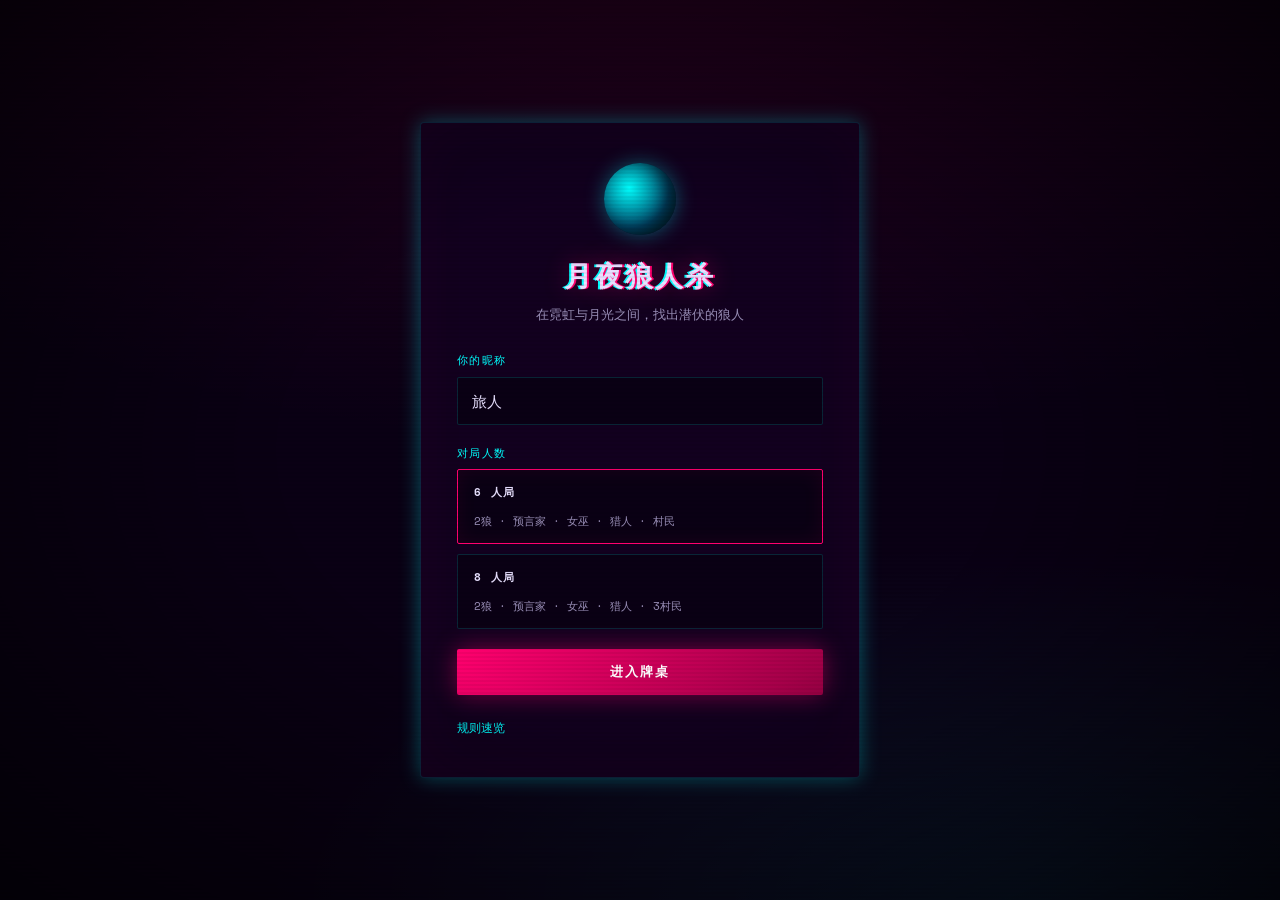
<file: index.html>
<!DOCTYPE html>
<html lang="zh-CN">
<head>
  <meta charset="UTF-8">
  <meta http-equiv="Cache-Control" content="no-cache, no-store, must-revalidate">
  <title>月夜狼人杀</title>
  <link rel="preconnect" href="https://fonts.googleapis.com">
  <link rel="preconnect" href="https://fonts.gstatic.com" crossorigin>
  <link href="https://fonts.googleapis.com/css2?family=Orbitron:wght@500;700;900&family=Space+Mono:wght@400;700&display=swap" rel="stylesheet">
  <link rel="stylesheet" href="css/style.css">
</head>
<body>
  <div class="scanlines" aria-hidden="true"></div>
  <div class="vignette" aria-hidden="true"></div>

  <!-- 大厅 -->
  <section id="screen-lobby" class="screen active">
    <div class="lobby-card">
      <div class="moon-emblem" aria-hidden="true">
        <div class="moon-core"></div>
      </div>
      <h1 class="title-glow">月夜狼人杀</h1>
      <p class="tagline">在霓虹与月光之间，找出潜伏的狼人</p>

      <form id="lobby-form" class="lobby-form">
        <label class="field">
          <span>你的昵称</span>
          <input id="player-name" type="text" maxlength="8" placeholder="输入昵称" required autocomplete="nickname">
        </label>

        <fieldset class="field">
          <legend>对局人数</legend>
          <div class="player-count-options">
            <label class="count-option">
              <input type="radio" name="player-count" value="6" checked>
              <span>6 人局</span>
              <small>2狼 · 预言家 · 女巫 · 猎人 · 村民</small>
            </label>
            <label class="count-option">
              <input type="radio" name="player-count" value="8">
              <span>8 人局</span>
              <small>2狼 · 预言家 · 女巫 · 猎人 · 3村民</small>
            </label>
          </div>
        </fieldset>

        <button type="submit" class="btn-primary">进入牌桌</button>
      </form>

      <details class="rules-hint">
        <summary>规则速览</summary>
        <ul>
          <li>夜晚：狼人刀人，预言家查验，女巫救/毒（各一次）</li>
          <li>白天：公布死亡，讨论后投票放逐</li>
          <li>猎人出局时可开枪带走一人</li>
          <li>狼人数量 ≥ 好人即狼胜；狼人全灭则好人胜</li>
        </ul>
      </details>
    </div>
  </section>

  <!-- 游戏主界面 -->
  <section id="screen-game" class="screen">
    <header class="game-header">
      <div class="phase-badge" id="phase-badge">
        <span class="phase-icon" id="phase-icon">🌙</span>
        <span id="phase-text">第 1 夜</span>
      </div>
      <div class="header-meta">
        <span id="round-label">回合 1</span>
        <button id="btn-fast" class="btn-ghost" type="button" aria-pressed="false" aria-label="切换加速模式">加速：关</button>
        <button id="btn-role" class="btn-ghost" type="button">查看身份</button>
        <button id="btn-restart" class="btn-ghost danger" type="button">结束对局</button>
      </div>
    </header>

    <p id="wolf-hint" class="wolf-hint" hidden></p>

    <main class="table-area">
      <div class="table-ring" id="player-ring"></div>
      <div class="table-center">
        <div class="center-orb"></div>
        <p id="center-hint" class="center-hint">等待夜晚行动…</p>
      </div>
    </main>

    <aside class="side-panel">
      <section class="panel-block">
        <h2>行动</h2>
        <div id="action-panel" class="action-panel">
          <p class="action-placeholder">游戏加载中…</p>
        </div>
      </section>
      <section id="seer-panel" class="panel-block" hidden>
        <h2>查验记录</h2>
        <ul id="seer-history" class="seer-history"></ul>
      </section>
      <section id="vote-panel" class="panel-block" hidden>
        <h2>本轮票型</h2>
        <ul id="vote-result" class="vote-result"></ul>
      </section>
      <section class="panel-block log-block">
        <h2>对局记录</h2>
        <ol id="game-log" class="game-log"></ol>
      </section>
    </aside>
  </section>

  <!-- 身份卡弹窗 -->
  <dialog id="role-dialog" class="modal">
    <div class="role-card" id="role-card">
      <p class="role-label">你的身份</p>
      <h2 id="role-name">村民</h2>
      <p id="role-desc" class="role-desc"></p>
      <button id="role-close" class="btn-primary" type="button">我知道了</button>
    </div>
  </dialog>

  <!-- 结算弹窗 -->
  <dialog id="result-dialog" class="modal">
    <div class="result-card">
      <p class="result-label" id="result-label">对局结束</p>
      <h2 id="result-title">好人阵营胜利</h2>
      <p id="result-detail" class="result-detail"></p>
      <ul id="role-reveal" class="role-reveal"></ul>
      <p id="result-meta" class="result-meta"></p>
      <div class="result-actions">
        <button id="btn-play-again" class="btn-primary" type="button">再来一局</button>
        <button id="btn-back-lobby" class="btn-secondary" type="button">返回大厅</button>
        <button id="btn-review-table" class="btn-ghost" type="button">查看牌桌</button>
      </div>
    </div>
  </dialog>

  <script src="js/constants.js?v=3"></script>
  <script src="js/game.js?v=3"></script>
  <script src="js/ui.js?v=3"></script>
  <script src="js/main.js?v=3"></script>
  <script>
    if (!window.GameEngine || !window.WerewolfUI) {
      document.addEventListener('DOMContentLoaded', function () {
        var card = document.querySelector('.lobby-card');
        if (!card) return;
        var tip = document.createElement('div');
        tip.className = 'load-error';
        tip.innerHTML = '<p><strong>游戏脚本加载失败</strong></p><p>请尝试：① 强制刷新（⌘⇧R）② 双击运行 <code>打开游戏.command</code> ③ 终端执行 <code>./start.sh</code></p>';
        card.prepend(tip);
      });
    }
  </script>
</body>
</html>
</file>
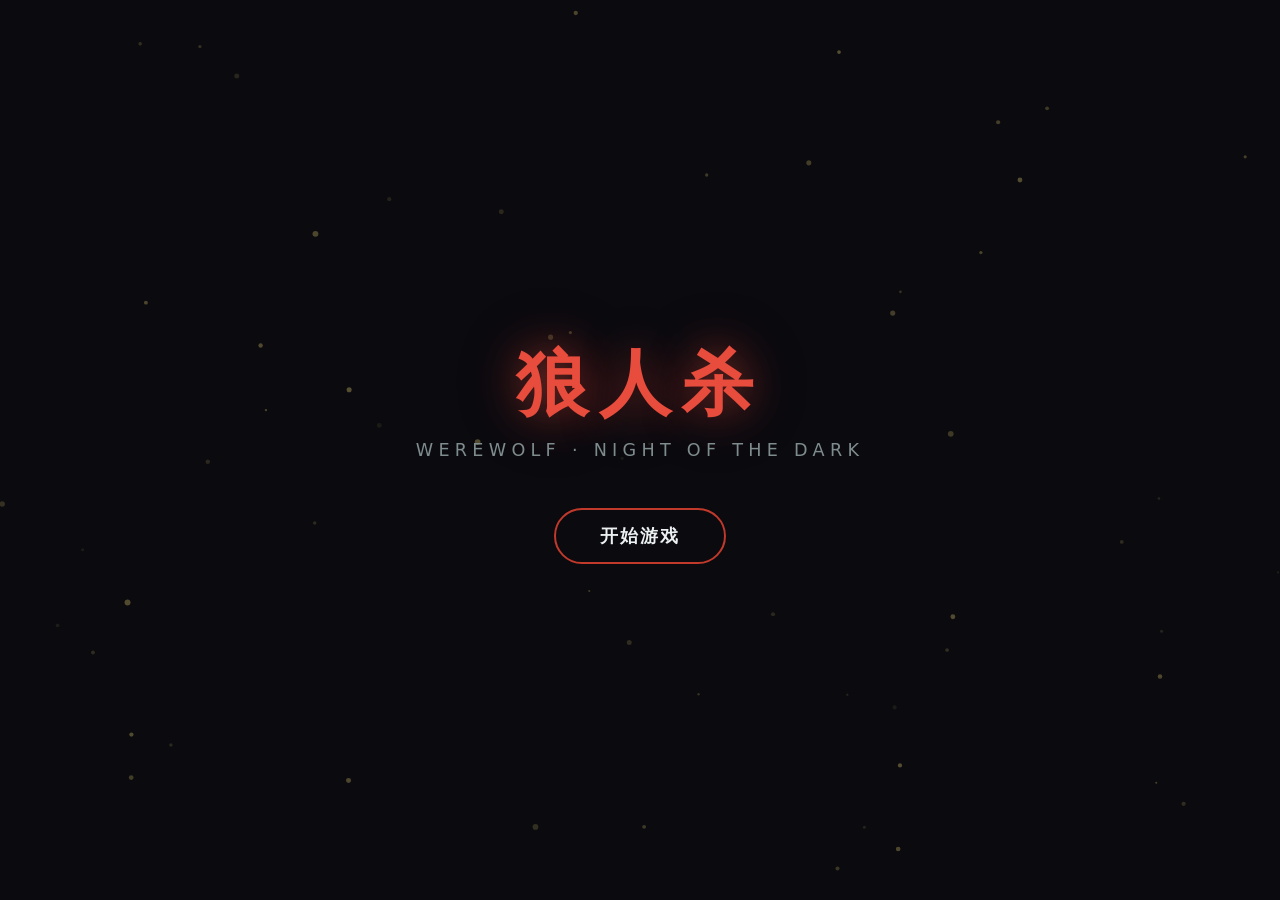
<file: 011-cc-狼人杀/index.html>
<!DOCTYPE html>
<html lang="zh-CN">
<head>
<meta charset="UTF-8">
<meta name="viewport" content="width=device-width, initial-scale=1.0">
<title>狼人杀</title>
<style>
*{margin:0;padding:0;box-sizing:border-box}
:root{
  --bg:#0a0a0f;--bg2:#12121a;--card:#1a1a2e;--card-hover:#252540;
  --red:#c0392b;--red-glow:#e74c3c;--gold:#f1c40f;--blue:#3498db;
  --green:#2ecc71;--purple:#9b59b6;--orange:#e67e22;
  --text:#ecf0f1;--text-dim:#7f8c8d;--border:#2c2c3e;
  --wolf:#e74c3c;--seer:#3498db;--witch:#9b59b6;--hunter:#e67e22;--villager:#2ecc71;
}
html,body{width:100%;height:100%;overflow:hidden}
body{
  background:var(--bg);color:var(--text);
  font-family:'Segoe UI',system-ui,-apple-system,sans-serif;
  display:flex;justify-content:center;align-items:center;
}

/* ─── 背景粒子 ─── */
#particles{position:fixed;top:0;left:0;width:100%;height:100%;z-index:0;pointer-events:none}

/* ─── 屏幕容器 ─── */
.screen{
  position:absolute;top:0;left:0;width:100%;height:100%;
  display:flex;justify-content:center;align-items:center;
  flex-direction:column;z-index:1;
  transition:opacity .6s,transform .6s;
}
.screen.hidden{opacity:0;transform:scale(.95);pointer-events:none}
.screen.visible{opacity:1;transform:scale(1);pointer-events:auto}

/* ─── 开始屏幕 ─── */
#start-screen .title{
  font-size:4.5rem;font-weight:900;
  color:var(--red-glow);text-shadow:0 0 40px rgba(231,76,60,.5),0 0 80px rgba(231,76,60,.2);
  letter-spacing:.15em;margin-bottom:.5rem;
}
#start-screen .subtitle{
  font-size:1.1rem;color:var(--text-dim);letter-spacing:.3em;margin-bottom:3rem;
}
.btn{
  padding:.9rem 2.8rem;border:2px solid var(--red);border-radius:50px;
  background:transparent;color:var(--text);font-size:1.1rem;font-weight:600;
  cursor:pointer;transition:all .3s;letter-spacing:.1em;
  position:relative;overflow:hidden;
}
.btn:hover{
  background:var(--red);box-shadow:0 0 30px rgba(231,76,60,.4);
  transform:translateY(-2px);
}
.btn:active{transform:translateY(0)}
.btn-small{padding:.5rem 1.5rem;font-size:.85rem}
.btn-gold{border-color:var(--gold);color:var(--gold)}
.btn-gold:hover{background:var(--gold);color:var(--bg)}
.btn-blue{border-color:var(--blue);color:var(--blue)}
.btn-blue:hover{background:var(--blue);color:var(--bg)}
.btn-green{border-color:var(--green);color:var(--green)}
.btn-green:hover{background:var(--green);color:var(--bg)}
.btn-purple{border-color:var(--purple);color:var(--purple)}
.btn-purple:hover{background:var(--purple);color:var(--bg)}

/* ─── 游戏屏幕 ─── */
#game-screen{padding:1rem}

/* ─── 阶段指示器 ─── */
.phase-bar{
  position:absolute;top:1rem;left:50%;transform:translateX(-50%);
  display:flex;align-items:center;gap:1rem;z-index:10;
}
.phase-icon{
  width:3rem;height:3rem;border-radius:50%;
  display:flex;justify-content:center;align-items:center;font-size:1.5rem;
  transition:all .5s;
}
.phase-icon.night{background:linear-gradient(135deg,#1a1a3e,#2c2c5e);border:2px solid #4a4a7e}
.phase-icon.day{background:linear-gradient(135deg,#f39c12,#e67e22);border:2px solid #f1c40f}
.phase-label{
  font-size:1.3rem;font-weight:700;letter-spacing:.2em;
  transition:color .5s;
}
.phase-label.night{color:var(--blue)}
.phase-label.day{color:var(--gold)}
.day-counter{
  font-size:.9rem;color:var(--text-dim);
  background:var(--bg2);padding:.3rem .8rem;border-radius:20px;border:1px solid var(--border);
}

/* ─── 环形座位 ─── */
.seat-ring{
  position:relative;width:520px;height:520px;
  margin-top:4rem;
}
.seat{
  position:absolute;width:100px;height:120px;
  display:flex;flex-direction:column;align-items:center;justify-content:center;
  background:var(--card);border:2px solid var(--border);border-radius:12px;
  cursor:pointer;transition:all .3s;z-index:2;
}
.seat:hover:not(.dead){background:var(--card-hover);transform:scale(1.05)}
.seat.is-me{border-color:var(--gold);box-shadow:0 0 15px rgba(241,196,15,.3)}
.seat.dead{
  opacity:.4;cursor:default;border-color:#555;
  background:linear-gradient(135deg,#1a1a1a,#222);
}
.seat.dead .avatar{filter:grayscale(1)}
.seat.dead::after{
  content:'💀';position:absolute;font-size:2rem;top:50%;left:50%;
  transform:translate(-50%,-50%);z-index:3;
}
.seat.selected{border-color:var(--red-glow);box-shadow:0 0 20px rgba(231,76,60,.5)}
.seat.wolf-seat{border-color:var(--wolf)}
.seat.seer-seat{border-color:var(--seer)}
.seat.witch-seat{border-color:var(--witch)}
.seat.hunter-seat{border-color:var(--hunter)}

.avatar{
  width:50px;height:50px;border-radius:50%;
  background:linear-gradient(135deg,var(--bg2),var(--card));
  display:flex;justify-content:center;align-items:center;
  font-size:1.6rem;margin-bottom:.3rem;border:2px solid var(--border);
}
.seat-number{font-size:.7rem;color:var(--text-dim);margin-bottom:.1rem}
.player-name{font-size:.75rem;font-weight:600;color:var(--text)}
.role-badge{
  font-size:.6rem;padding:.1rem .4rem;border-radius:8px;margin-top:.2rem;
  display:none;
}
.seat.is-me .role-badge,.seat.dead .role-badge,.seat.revealed .role-badge{display:block}
.role-badge.wolf{background:var(--wolf);color:#fff}
.role-badge.seer{background:var(--seer);color:#fff}
.role-badge.witch{background:var(--witch);color:#fff}
.role-badge.hunter{background:var(--hunter);color:#fff}
.role-badge.villager{background:var(--villager);color:#fff}
.role-badge.hidden-role{background:var(--border);color:var(--text-dim)}

/* ─── 中央信息面板 ─── */
.center-panel{
  position:absolute;top:50%;left:50%;transform:translate(-50%,-50%);
  width:180px;height:180px;border-radius:50%;
  background:var(--bg2);border:3px solid var(--border);
  display:flex;flex-direction:column;justify-content:center;align-items:center;
  z-index:3;transition:all .8s;
}
.center-panel.night-mode{
  border-color:#4a4a7e;
  background:linear-gradient(135deg,#0a0a1e,#1a1a3e);
  box-shadow:0 0 30px rgba(52,152,219,.2);
}
.center-panel.day-mode{
  border-color:var(--gold);
  background:linear-gradient(135deg,#1a1a0a,#2a2a1a);
  box-shadow:0 0 30px rgba(241,196,15,.2);
}
.center-icon{font-size:2.5rem;transition:all .5s}
.center-text{font-size:.8rem;color:var(--text-dim);margin-top:.3rem;text-align:center;line-height:1.3}

/* ─── 操作面板 ─── */
.action-panel{
  position:absolute;bottom:2rem;left:50%;transform:translateX(-50%);
  display:flex;flex-direction:column;align-items:center;gap:.8rem;
  z-index:10;width:90%;max-width:600px;
}
.action-title{
  font-size:1rem;font-weight:600;color:var(--gold);
  text-align:center;min-height:1.5rem;
}
.action-buttons{display:flex;gap:.8rem;justify-content:center;flex-wrap:wrap}
.action-hint{
  font-size:.8rem;color:var(--text-dim);text-align:center;
  min-height:1.2rem;
}

/* ─── 消息面板 ─── */
.msg-panel{
  position:absolute;right:1.5rem;top:5rem;width:280px;
  background:var(--bg2);border:1px solid var(--border);border-radius:12px;
  padding:.8rem;z-index:10;max-height:400px;overflow-y:auto;
}
.msg-panel::-webkit-scrollbar{width:4px}
.msg-panel::-webkit-scrollbar-thumb{background:var(--border);border-radius:2px}
.msg-title{font-size:.85rem;font-weight:600;color:var(--gold);margin-bottom:.5rem}
.msg-item{
  font-size:.75rem;color:var(--text-dim);padding:.3rem 0;
  border-bottom:1px solid var(--border);line-height:1.4;
}
.msg-item .speaker{color:var(--text);font-weight:600}
.msg-item .wolf-msg{color:var(--wolf)}
.msg-item .seer-msg{color:var(--seer)}
.msg-item .witch-msg{color:var(--witch)}
.msg-item .hunter-msg{color:var(--hunter)}

/* ─── 角色揭示 ─── */
.role-reveal{
  position:fixed;top:0;left:0;width:100%;height:100%;z-index:100;
  background:rgba(0,0,0,.85);display:flex;justify-content:center;align-items:center;
  flex-direction:column;
}
.role-reveal.hidden{display:none}
.role-card{
  width:200px;height:260px;border-radius:16px;
  display:flex;flex-direction:column;justify-content:center;align-items:center;
  animation:cardFlip .8s ease;
}
.role-card .role-icon{font-size:3.5rem;margin-bottom:1rem}
.role-card .role-name{font-size:1.5rem;font-weight:700;margin-bottom:.5rem}
.role-card .role-desc{font-size:.8rem;color:var(--text-dim);text-align:center;line-height:1.4}
@keyframes cardFlip{
  0%{transform:rotateY(90deg) scale(.8);opacity:0}
  50%{transform:rotateY(0) scale(1.1);opacity:1}
  100%{transform:rotateY(0) scale(1);opacity:1}
}

/* ─── 投票面板 ─── */
.vote-overlay{
  position:fixed;top:0;left:0;width:100%;height:100%;z-index:50;
  background:rgba(0,0,0,.7);display:flex;justify-content:center;align-items:center;
  flex-direction:column;
}
.vote-overlay.hidden{display:none}
.vote-grid{
  display:flex;gap:1rem;flex-wrap:wrap;justify-content:center;max-width:600px;
}
.vote-card{
  width:80px;height:95px;background:var(--card);border:2px solid var(--border);
  border-radius:10px;display:flex;flex-direction:column;
  justify-content:center;align-items:center;cursor:pointer;transition:all .3s;
}
.vote-card:hover:not(.voted){background:var(--card-hover);transform:scale(1.08)}
.vote-card.voted{border-color:var(--red-glow);box-shadow:0 0 15px rgba(231,76,60,.4)}
.vote-card .vote-avatar{font-size:1.2rem;margin-bottom:.2rem}
.vote-card .vote-name{font-size:.65rem;color:var(--text)}
.vote-count{
  font-size:1.5rem;font-weight:700;color:var(--red-glow);margin-top:1rem;
}

/* ─── 夜晚选择 ─── */
.night-overlay{
  position:fixed;top:0;left:0;width:100%;height:100%;z-index:50;
  background:rgba(0,0,0,.8);display:flex;justify-content:center;align-items:center;
  flex-direction:column;
}
.night-overlay.hidden{display:none}
.night-title{
  font-size:1.8rem;font-weight:700;color:var(--blue);
  text-shadow:0 0 20px rgba(52,152,219,.5);margin-bottom:2rem;
}
.night-grid{
  display:flex;gap:1rem;flex-wrap:wrap;justify-content:center;max-width:600px;
}
.night-card{
  width:90px;height:110px;background:var(--card);border:2px solid var(--border);
  border-radius:10px;display:flex;flex-direction:column;
  justify-content:center;align-items:center;cursor:pointer;transition:all .3s;
}
.night-card:hover{background:var(--card-hover);transform:scale(1.08)}
.night-card.chosen{border-color:var(--red-glow);box-shadow:0 0 20px rgba(231,76,60,.5)}
.night-card .night-avatar{font-size:1.4rem;margin-bottom:.2rem}
.night-card .night-name{font-size:.7rem;color:var(--text)}
.night-card .night-num{font-size:.6rem;color:var(--text-dim)}

/* ─── 结算屏幕 ─── */
#end-screen .result-title{
  font-size:3rem;font-weight:900;margin-bottom:1rem;
}
#end-screen .result-title.wolf-win{color:var(--wolf);text-shadow:0 0 40px rgba(231,76,60,.5)}
#end-screen .result-title.good-win{color:var(--green);text-shadow:0 0 40px rgba(46,204,113,.5)}
.result-roles{
  display:flex;gap:1rem;margin-bottom:2rem;flex-wrap:wrap;justify-content:center;
}
.result-role{
  padding:.5rem 1rem;border-radius:8px;font-size:.9rem;font-weight:600;
  background:var(--card);border:1px solid var(--border);
}
.result-role.wolf{border-color:var(--wolf);color:var(--wolf)}
.result-role.seer{border-color:var(--seer);color:var(--seer)}
.result-role.witch{border-color:var(--witch);color:var(--witch)}
.result-role.hunter{border-color:var(--hunter);color:var(--hunter)}
.result-role.villager{border-color:var(--villager);color:var(--villager)}

/* ─── toast ─── */
.toast{
  position:fixed;top:2rem;left:50%;transform:translateX(-50%);
  padding:.6rem 1.5rem;border-radius:8px;font-size:.9rem;font-weight:600;
  z-index:200;opacity:0;transition:all .4s;pointer-events:none;
}
.toast.show{opacity:1;transform:translateX(-50%) translateY(0)}
.toast.info{background:var(--blue);color:#fff}
.toast.warn{background:var(--red);color:#fff}
.toast.success{background:var(--green);color:#fff}

/* ─── 说话气泡 ─── */
.speech-bubble{
  position:absolute;padding:.3rem .6rem;border-radius:8px;
  background:var(--bg2);border:1px solid var(--border);
  font-size:.65rem;color:var(--text);z-index:5;
  animation:bubbleFade 3s forwards;pointer-events:none;
  max-width:120px;text-align:center;line-height:1.3;
}
@keyframes bubbleFade{
  0%{opacity:0;transform:translateY(5px)}
  10%{opacity:1;transform:translateY(0)}
  80%{opacity:1}
  100%{opacity:0}
}

/* ─── 夜晚/白天背景动画 ─── */
.sky-overlay{
  position:fixed;top:0;left:0;width:100%;height:100%;z-index:0;
  transition:background 2s;pointer-events:none;
}
.sky-overlay.night-sky{
  background:linear-gradient(180deg,#0a0a2e 0%,#1a1a4e 50%,#0a0a1e 100%);
}
.sky-overlay.day-sky{
  background:linear-gradient(180deg,#2a2a1a 0%,#1a1a0a 50%,#0a0a0f 100%);
}

/* ─── 女巫药水指示 ─── */
.potion-bar{
  display:flex;gap:.5rem;align-items:center;
}
.potion{
  padding:.3rem .8rem;border-radius:6px;font-size:.7rem;font-weight:600;
}
.potion.save{background:var(--green);color:#fff}
.potion.poison{background:var(--wolf);color:#fff}
.potion.used{opacity:.3;cursor:not-allowed}
</style>
</head>
<body>

<div class="sky-overlay" id="sky"></div>
<canvas id="particles"></canvas>

<!-- 开始屏幕 -->
<div class="screen visible" id="start-screen">
  <div class="title">狼人杀</div>
  <div class="subtitle">WEREWOLF · NIGHT OF THE DARK</div>
  <button class="btn" onclick="startGame()">开始游戏</button>
</div>

<!-- 游戏屏幕 -->
<div class="screen hidden" id="game-screen">
  <div class="phase-bar" id="phase-bar">
    <div class="phase-icon night" id="phase-icon">🌙</div>
    <div class="phase-label night" id="phase-label">夜晚</div>
    <div class="day-counter" id="day-counter">第 1 天</div>
  </div>

  <div class="seat-ring" id="seat-ring"></div>

  <div class="center-panel night-mode" id="center-panel">
    <div class="center-icon" id="center-icon">🌙</div>
    <div class="center-text" id="center-text">夜晚降临<br>请闭眼</div>
  </div>

  <div class="action-panel" id="action-panel">
    <div class="action-title" id="action-title"></div>
    <div class="action-buttons" id="action-buttons"></div>
    <div class="action-hint" id="action-hint"></div>
  </div>

  <div class="msg-panel" id="msg-panel">
    <div class="msg-title">游戏日志</div>
    <div id="msg-list"></div>
  </div>
</div>

<!-- 角色揭示 -->
<div class="role-reveal hidden" id="role-reveal">
  <div class="role-card" id="role-card"></div>
  <p style="margin-top:1.5rem;font-size:.9rem;color:var(--text-dim)">点击任意处继续</p>
</div>

<!-- 夜晚选择 -->
<div class="night-overlay hidden" id="night-overlay"></div>

<!-- 投票 -->
<div class="vote-overlay hidden" id="vote-overlay"></div>

<!-- 结算屏幕 -->
<div class="screen hidden" id="end-screen">
  <div class="result-title" id="result-title"></div>
  <div class="result-roles" id="result-roles"></div>
  <button class="btn" onclick="restartGame()">再来一局</button>
</div>

<!-- toast -->
<div class="toast" id="toast"></div>

<script>
// ─── 游戏常量 ───
const ROLES = { WOLF:'wolf', SEER:'seer', WITCH:'witch', HUNTER:'hunter', VILLAGER:'villager' };
const ROLE_CONFIG = [
  ROLES.WOLF, ROLES.WOLF,
  ROLES.SEER, ROLES.WITCH, ROLES.HUNTER,
  ROLES.VILLAGER, ROLES.VILLAGER, ROLES.VILLAGER
];
const ROLE_INFO = {
  wolf:     { icon:'🐺', name:'狼人',   desc:'每晚可以选择一名玩家杀害', color:'var(--wolf)' },
  seer:     { icon:'🔍', name:'预言家', desc:'每晚可以查验一名玩家的身份', color:'var(--seer)' },
  witch:    { icon:'🧪', name:'女巫',   desc:'拥有一瓶解药和一瓶毒药', color:'var(--witch)' },
  hunter:   { icon:'🏹', name:'猎人',   desc:'死亡时可以开枪带走一名玩家', color:'var(--hunter)' },
  villager: { icon:'👤', name:'村民',   desc:'没有特殊能力，靠推理找出狼人', color:'var(--villager)' },
};
const AVATARS = ['🧑','👩','👨','👧','🧓','👦','👩‍🦰','🧔'];
const NAMES = ['你','张三','李四','王五','赵六','钱七','孙八','周九'];
const SEAT_POS = (() => {
  const cx=260,cy=260,r=200;
  return Array.from({length:8},(_,i)=>{
    const a = (i*360/8 - 90)*Math.PI/180;
    return { x:cx+r*Math.cos(a)-50, y:cy+r*Math.sin(a)-60 };
  });
})();

// ─── 游戏状态 ───
let G = {};

function initState() {
  const roles = shuffle([...ROLE_CONFIG]);
  G = {
    players: roles.map((r,i) => ({
      id:i, role:r, name:NAMES[i], avatar:AVATARS[i],
      alive:true, revealed:false, seerChecked:false, isMe:i===0,
      suspicion:0, votesReceived:0,
    })),
    day:1, phase:'night', nightSub:'wolf',
    witchHasSave:true, witchHasPoison:true,
    wolfTarget:null, seerTarget:null, witchSaveTarget:null, witchPoisonTarget:null,
    hunterCanShoot:true,
    nightDeaths:[], dayDeath:null,
    messages:[], speeches:[],
    gameOver:false, winner:null,
    selectedId:null,
  };
}

function shuffle(arr) {
  for(let i=arr.length-1;i>0;i--){
    const j=Math.floor(Math.random()*(i+1));
    [arr[i],arr[j]]=[arr[j],arr[i]];
  }
  return arr;
}

// ─── 粒子系统 ───
const canvas = document.getElementById('particles');
const ctx = canvas.getContext('2d');
let particles = [];

function initParticles() {
  canvas.width = window.innerWidth;
  canvas.height = window.innerHeight;
  particles = Array.from({length:60},()=>({
    x:Math.random()*canvas.width,
    y:Math.random()*canvas.height,
    vx:(Math.random()-.5)*.3,
    vy:(Math.random()-.5)*.3,
    r:Math.random()*2+1,
    a:Math.random()*.3+.1,
  }));
}

function drawParticles() {
  ctx.clearRect(0,0,canvas.width,canvas.height);
  const isNight = G.phase==='night';
  particles.forEach(p=>{
    ctx.beginPath();
    ctx.arc(p.x,p.y,p.r,0,Math.PI*2);
    ctx.fillStyle = isNight
      ? `rgba(100,150,255,${p.a})`
      : `rgba(200,180,100,${p.a})`;
    ctx.fill();
    p.x+=p.vx; p.y+=p.vy;
    if(p.x<0)p.x=canvas.width; if(p.x>canvas.width)p.x=0;
    if(p.y<0)p.y=canvas.height; if(p.y>canvas.height)p.y=0;
  });
  requestAnimationFrame(drawParticles);
}

initParticles();
drawParticles();
window.addEventListener('resize',initParticles);

// ─── UI 工具 ───
function showScreen(id) {
  document.querySelectorAll('.screen').forEach(s=>{
    s.classList.remove('visible');
    s.classList.add('hidden');
  });
  document.getElementById(id).classList.remove('hidden');
  document.getElementById(id).classList.add('visible');
}

function showToast(text, type='info', duration=2000) {
  const t = document.getElementById('toast');
  t.textContent = text;
  t.className = `toast ${type} show`;
  setTimeout(()=> t.classList.remove('show'), duration);
}

function addMessage(speaker, text, cls='') {
  const list = document.getElementById('msg-list');
  const div = document.createElement('div');
  div.className = `msg-item ${cls}`;
  div.innerHTML = `<span class="speaker">${speaker}：</span>${text}`;
  list.prepend(div);
  G.messages.push({ speaker, text, cls });
}

function updateSky() {
  const sky = document.getElementById('sky');
  sky.className = G.phase==='night' ? 'sky-overlay night-sky' : 'sky-overlay day-sky';
}

function updatePhaseBar() {
  const icon = document.getElementById('phase-icon');
  const label = document.getElementById('phase-label');
  const counter = document.getElementById('day-counter');
  const isNight = G.phase==='night';
  icon.className = `phase-icon ${isNight?'night':'day'}`;
  icon.textContent = isNight ? '🌙' : '☀️';
  label.className = `phase-label ${isNight?'night':'day'}`;
  label.textContent = isNight ? '夜晚' : '白天';
  counter.textContent = `第 ${G.day} 天`;
}

function updateCenterPanel() {
  const panel = document.getElementById('center-panel');
  const icon = document.getElementById('center-icon');
  const text = document.getElementById('center-text');
  const isNight = G.phase==='night';
  panel.className = `center-panel ${isNight?'night-mode':'day-mode'}`;
  if(isNight) {
    icon.textContent = '🌙';
    text.innerHTML = `第 ${G.day} 夜<br>请闭眼`;
  } else {
    icon.textContent = '☀️';
    text.innerHTML = `第 ${G.day} 天<br>请睁眼`;
  }
}

// ─── 渲染座位 ───
function renderSeats() {
  const ring = document.getElementById('seat-ring');
  ring.innerHTML = '';
  G.players.forEach((p,i)=>{
    const seat = document.createElement('div');
    seat.className = 'seat';
    seat.dataset.id = i;
    const pos = SEAT_POS[i];
    seat.style.left = pos.x+'px';
    seat.style.top = pos.y+'px';

    if(p.isMe) seat.classList.add('is-me');
    if(!p.alive) seat.classList.add('dead');
    if(p.revealed) seat.classList.add('revealed');
    if(G.selectedId===i && p.alive) seat.classList.add('selected');

    // 角色边框和徽章可见性
    const me = G.players[0];
    const visible = p.isMe || !p.alive || p.revealed
      || (me.role===ROLES.WOLF && me.alive && p.role===ROLES.WOLF);
    if(visible) {
      seat.classList.add(`${p.role}-seat`);
    }

    // 角色徽章
    let badgeClass = 'hidden-role';
    let badgeText = '???';
    if(visible) {
      badgeClass = p.role;
      badgeText = ROLE_INFO[p.role].name;
    }

    seat.innerHTML = `
      <div class="seat-number">${i+1}号</div>
      <div class="avatar">${p.avatar}</div>
      <div class="player-name">${p.name}</div>
      <div class="role-badge ${badgeClass}">${badgeText}</div>
    `;
    ring.appendChild(seat);
  });
}

// ─── 开始游戏 ───
function startGame() {
  initState();
  showScreen('game-screen');
  renderSeats();
  updateSky();
  updatePhaseBar();
  updateCenterPanel();
  clearActionPanel();
  revealMyRole();
}

function restartGame() {
  initState();
  document.getElementById('msg-list').innerHTML='';
  showScreen('game-screen');
  renderSeats();
  updateSky();
  updatePhaseBar();
  updateCenterPanel();
  clearActionPanel();
  revealMyRole();
}

function revealMyRole() {
  const me = G.players[0];
  const info = ROLE_INFO[me.role];
  const card = document.getElementById('role-card');
  card.style.background = `linear-gradient(135deg, var(--bg2), ${info.color})`;
  card.style.border = `2px solid ${info.color}`;
  card.innerHTML = `
    <div class="role-icon">${info.icon}</div>
    <div class="role-name" style="color:${info.color}">${info.name}</div>
    <div class="role-desc">${info.desc}</div>
  `;
  const overlay = document.getElementById('role-reveal');
  overlay.classList.remove('hidden');
  overlay.onclick = () => {
    overlay.classList.add('hidden');
    addMessage('系统',`你的身份是：${info.name}`,`${me.role}-msg`);
    beginNight();
  };
}

// ─── 操作面板 ───
function clearActionPanel() {
  document.getElementById('action-title').textContent='';
  document.getElementById('action-buttons').innerHTML='';
  document.getElementById('action-hint').textContent='';
}

function setAction(title, buttons, hint='') {
  document.getElementById('action-title').textContent=title;
  const container = document.getElementById('action-buttons');
  container.innerHTML='';
  buttons.forEach(b=>{
    const btn = document.createElement('button');
    btn.className = `btn btn-small ${b.cls||''}`;
    btn.textContent = b.text;
    btn.onclick = b.action;
    container.appendChild(btn);
  });
  document.getElementById('action-hint').textContent=hint;
}

// ─── 游戏流程 ───
function beginNight() {
  G.phase='night';
  G.nightSub='wolf';
  G.wolfTarget=null;
  G.seerTarget=null;
  G.witchSaveTarget=null;
  G.witchPoisonTarget=null;
  G.nightDeaths=[];
  updateSky();
  updatePhaseBar();
  updateCenterPanel();
  addMessage('系统', `── 第 ${G.day} 夜 ──`, 'wolf-msg');

  showToast('天黑请闭眼','info');
  setTimeout(()=> nightWolfPhase(), 1200);
}

function nightWolfPhase() {
  G.nightSub='wolf';
  const me = G.players[0];
  const alivePlayers = G.players.filter(p=>p.alive);

  if(me.role===ROLES.WOLF && me.alive) {
    // 玩家是狼人，需要选择目标
    showNightSelect('狼人请睁眼，选择今晚要杀害的玩家', alivePlayers.filter(p=>p.role!==ROLES.WOLF), (id)=>{
      G.wolfTarget = id;
      addMessage('你', `选择了 ${id+1}号${G.players[id].name} 作为目标`, 'wolf-msg');
      closeNightOverlay();
      setTimeout(()=> nightSeerPhase(), 800);
    });
  } else {
    // AI狼人自动选择
    const wolves = alivePlayers.filter(p=>p.role===ROLES.WOLF);
    const targets = alivePlayers.filter(p=>p.role!==ROLES.WOLF);
    if(wolves.length>0 && targets.length>0) {
      // 优先杀预言家/女巫
      const priorityTargets = targets.filter(p=>p.role===ROLES.SEER || p.role===ROLES.WITCH);
      const pool = priorityTargets.length>0 ? priorityTargets : targets;
      G.wolfTarget = pool[Math.floor(Math.random()*pool.length)].id;
    }
    addMessage('系统','狼人已选择目标','wolf-msg');
    setTimeout(()=> nightSeerPhase(), 1500);
  }
}

function nightSeerPhase() {
  G.nightSub='seer';
  const me = G.players[0];
  const alivePlayers = G.players.filter(p=>p.alive && p.id!==0);

  if(me.role===ROLES.SEER && me.alive) {
    showNightSelect('预言家请睁眼，选择要查验的玩家', alivePlayers, (id)=>{
      G.seerTarget = id;
      const target = G.players[id];
      const isWolf = target.role===ROLES.WOLF;
      addMessage('你', `查验 ${id+1}号${target.name}：${isWolf?'🐺 狼人':'✅ 好人'}`, 'seer-msg');
      showToast(`${target.name} 是 ${isWolf?'狼人':'好人'}`, isWolf?'warn':'success');
      closeNightOverlay();
      setTimeout(()=> nightWitchPhase(), 800);
    });
  } else if(alivePlayers.find(p=>p.role===ROLES.SEER)) {
    // AI预言家
    const seer = alivePlayers.find(p=>p.role===ROLES.SEER);
    const candidates = G.players.filter(p=>p.alive && p.id!==seer.id);
    // AI预言家查未查过的可疑玩家
    const unchecked = candidates.filter(p=>!p.seerChecked);
    const target = unchecked.length>0
      ? unchecked[Math.floor(Math.random()*unchecked.length)]
      : candidates[Math.floor(Math.random()*candidates.length)];
    target.seerChecked = true;
    addMessage('系统','预言家已查验','seer-msg');
    setTimeout(()=> nightWitchPhase(), 1500);
  } else {
    setTimeout(()=> nightWitchPhase(), 800);
  }
}

function nightWitchPhase() {
  G.nightSub='witch';
  const me = G.players[0];

  if(me.role===ROLES.WITCH && me.alive) {
    // 玩家是女巫
    showWitchAction();
  } else {
    // AI女巫
    aiWitchAction();
    setTimeout(()=> resolveNight(), 1500);
  }
}

function showWitchAction() {
  const overlay = document.getElementById('night-overlay');
  overlay.classList.remove('hidden');
  overlay.innerHTML = '';

  const title = document.createElement('div');
  title.className = 'night-title';
  title.textContent = '🧪 女巫请睁眼';
  overlay.appendChild(title);

  if(G.wolfTarget!==null) {
    const info = document.createElement('div');
    info.style.cssText='font-size:1rem;color:var(--red-glow);margin-bottom:1rem;text-align:center';
    info.textContent = `今晚 ${G.wolfTarget+1}号${G.players[G.wolfTarget].name} 被狼人杀害`;
    overlay.appendChild(info);
  }

  const btns = document.createElement('div');
  btns.style.cssText='display:flex;gap:1rem;flex-wrap:wrap;justify-content:center';

  if(G.witchHasSave && G.wolfTarget!==null) {
    const saveBtn = document.createElement('button');
    saveBtn.className='btn btn-small btn-green';
    saveBtn.textContent='使用解药救人';
    saveBtn.onclick=()=>{
      G.witchSaveTarget=G.wolfTarget;
      G.witchHasSave=false;
      addMessage('你','使用解药救了 '+G.players[G.wolfTarget].name,'witch-msg');
      closeNightOverlay();
      showWitchPoisonChoice();
    };
    btns.appendChild(saveBtn);
  }

  const noSaveBtn = document.createElement('button');
  noSaveBtn.className='btn btn-small';
  noSaveBtn.textContent='不使用解药';
  noSaveBtn.onclick=()=>{
    G.witchSaveTarget=null;
    closeNightOverlay();
    showWitchPoisonChoice();
  };
  btns.appendChild(noSaveBtn);

  overlay.appendChild(btns);
}

function showWitchPoisonChoice() {
  if(!G.witchHasPoison) {
    setTimeout(()=>resolveNight(),800);
    return;
  }
  const overlay = document.getElementById('night-overlay');
  overlay.classList.remove('hidden');
  overlay.innerHTML='';

  const title = document.createElement('div');
  title.className='night-title';
  title.textContent='🧪 是否使用毒药？';
  overlay.appendChild(title);

  const btns = document.createElement('div');
  btns.style.cssText='display:flex;gap:1rem;flex-wrap:wrap;justify-content:center;margin-top:1rem';

  const poisonBtn = document.createElement('button');
  poisonBtn.className='btn btn-small btn-purple';
  poisonBtn.textContent='使用毒药';
  poisonBtn.onclick=()=>{
    closeNightOverlay();
    const aliveOthers = G.players.filter(p=>p.alive && p.id!==0);
    showNightSelect('选择要毒杀的玩家', aliveOthers, (id)=>{
      G.witchPoisonTarget=id;
      G.witchHasPoison=false;
      addMessage('你','使用毒药毒杀 '+G.players[id].name,'witch-msg');
      closeNightOverlay();
      setTimeout(()=>resolveNight(),800);
    });
  };
  btns.appendChild(poisonBtn);

  const noBtn = document.createElement('button');
  noBtn.className='btn btn-small';
  noBtn.textContent='不使用毒药';
  noBtn.onclick=()=>{
    closeNightOverlay();
    setTimeout(()=>resolveNight(),800);
  };
  btns.appendChild(noBtn);

  overlay.appendChild(btns);
}

function aiWitchAction() {
  const witch = G.players.find(p=>p.role===ROLES.WITCH && p.alive);
  if(!witch) return;

  // AI女巫：第一夜大概率救人，之后谨慎
  if(G.witchHasSave && G.wolfTarget!==null) {
    const target = G.players[G.wolfTarget];
    // 不救狼人（如果通过某种方式知道了），救重要角色
    if(G.day<=2 || target.role===ROLES.SEER || target.role===ROLES.HUNTER) {
      G.witchSaveTarget = G.wolfTarget;
      G.witchHasSave = false;
    }
  }

  // AI毒药：毒可疑的人
  if(G.witchHasPoison && G.day>=2) {
    const candidates = G.players.filter(p=>p.alive && p.id!==witch.id && p.id!==G.witchSaveTarget);
    const wolves = candidates.filter(p=>p.role===ROLES.WOLF);
    // AI不知道谁是狼，但有概率毒到（30%）
    if(candidates.length>0 && Math.random()<0.3) {
      const target = wolves.length>0 && Math.random()<0.5
        ? wolves[Math.floor(Math.random()*wolves.length)]
        : candidates[Math.floor(Math.random()*candidates.length)];
      G.witchPoisonTarget = target.id;
      G.witchHasPoison = false;
    }
  }
}

function resolveNight() {
  // 计算夜晚死亡
  G.nightDeaths = [];
  if(G.wolfTarget!==null && G.witchSaveTarget!==G.wolfTarget) {
    G.nightDeaths.push(G.wolfTarget);
  }
  if(G.witchPoisonTarget!==null && !G.nightDeaths.includes(G.witchPoisonTarget)) {
    G.nightDeaths.push(G.witchPoisonTarget);
  }

  // 执行死亡
  G.nightDeaths.forEach(id=>{
    G.players[id].alive = false;
    addMessage('系统', `${id+1}号 ${G.players[id].name}（${ROLE_INFO[G.players[id].role].name}）在夜晚死亡`, `${G.players[id].role}-msg`);
  });

  // 猎人死亡时可以开枪
  const deadHunter = G.nightDeaths.find(id=>G.players[id].role===ROLES.HUNTER);
  if(deadHunter!==undefined) {
    handleHunterShoot(deadHunter);
  } else {
    checkWinOrDay();
  }
}

function handleHunterShoot(hunterId) {
  const hunter = G.players[hunterId];

  if(hunter.isMe) {
    // 玩家猎人开枪
    const alivePlayers = G.players.filter(p=>p.alive);
    showNightSelect('猎人死亡！请选择要带走的玩家', alivePlayers, (id)=>{
      G.players[id].alive = false;
      addMessage('你',`开枪带走了 ${id+1}号${G.players[id].name}`, 'hunter-msg');
      showToast(`${G.players[id].name} 被猎人带走`, 'warn');
      closeNightOverlay();
      renderSeats();
      setTimeout(()=>checkWinOrDay(), 1000);
    });
  } else {
    // AI猎人开枪 - 随机带走一个
    const aliveOthers = G.players.filter(p=>p.alive && p.id!==hunterId);
    if(aliveOthers.length>0) {
      // 有50%概率瞄准狼人
      const wolves = aliveOthers.filter(p=>p.role===ROLES.WOLF);
      const target = wolves.length>0 && Math.random()<0.5
        ? wolves[0]
        : aliveOthers[Math.floor(Math.random()*aliveOthers.length)];
      target.alive = false;
      addMessage('系统',`${hunter.name}（猎人）开枪带走了 ${target.id+1}号${target.name}`, 'hunter-msg');
    }
    renderSeats();
    setTimeout(()=>checkWinOrDay(), 1000);
  }
}

function checkWinOrDay() {
  renderSeats();
  const result = checkWin();
  if(result) {
    endGame(result);
  } else {
    beginDay();
  }
}

function beginDay() {
  G.phase='day';
  updateSky();
  updatePhaseBar();
  updateCenterPanel();
  addMessage('系统', `── 第 ${G.day} 天 ──`);

  if(G.nightDeaths.length===0) {
    showToast('昨晚是平安夜','success');
    addMessage('系统','昨晚是平安夜，无人死亡');
  } else {
    showToast(`${G.nightDeaths.map(id=>G.players[id].name).join('、')} 在夜晚死亡`, 'warn');
  }

  // 生成AI发言
  setTimeout(()=> generateSpeeches(), 1500);
}

function generateSpeeches() {
  G.speeches = [];
  const alivePlayers = G.players.filter(p=>p.alive);

  alivePlayers.forEach(p=>{
    if(p.isMe) return; // 玩家自己后面发言
    let speech = '';
    const wolves = alivePlayers.filter(q=>q.role===ROLES.WOLF);
    const isWolf = p.role===ROLES.WOLF;

    if(isWolf) {
      // 狼人发言：伪装，指控无辜者
      const innocents = alivePlayers.filter(q=>q.role!==ROLES.WOLF && q.id!==p.id);
      if(innocents.length>0) {
        const target = innocents[Math.floor(Math.random()*innocents.length)];
        speech = `我觉得${target.name}有点可疑，昨晚表现不太正常。`;
      } else {
        speech = '我觉得大家都挺正常的，需要再观察一下。';
      }
    } else if(p.role===ROLES.SEER) {
      // 预言家发言：跳身份查狼
      const wolvesAlive = alivePlayers.filter(q=>q.role===ROLES.WOLF);
      if(wolvesAlive.length>0 && Math.random()<0.7) {
        speech = `我是预言家！我查验了${wolvesAlive[0].name}，是狼人！`;
        wolvesAlive[0].revealed = true;
      } else {
        speech = '我有重要信息，但时机还不成熟，先观察一下。';
      }
    } else if(p.role===ROLES.WITCH) {
      speech = G.witchHasSave ? '昨晚有人差点出事，我手上还有关键道具。' : '我手上已经没有救药了，大家要小心。';
    } else if(p.role===ROLES.HUNTER) {
      speech = '如果我死了，一定会带走一个人，狼人别太嚣张。';
    } else {
      // 村民发言
      const suspects = alivePlayers.filter(q=>q.id!==p.id && q.role===ROLES.WOLF);
      if(suspects.length>0 && Math.random()<0.4) {
        speech = `我直觉${suspects[0].name}有问题，建议投他。`;
      } else {
        const randomTarget = alivePlayers.filter(q=>q.id!==p.id);
        speech = `我觉得${randomTarget[Math.floor(Math.random()*randomTarget.length)].name}值得关注。`;
      }
    }
    G.speeches.push({ playerId:p.id, text:speech });
    addMessage(p.name, speech);
  });

  // 显示玩家发言选项
  showPlayerSpeech();
}

function showPlayerSpeech() {
  const me = G.players[0];
  if(!me.alive) {
    setTimeout(()=> beginVote(), 2000);
    return;
  }

  const aliveOthers = G.players.filter(p=>p.alive && p.id!==0);
  const options = [];

  // 根据角色提供不同发言选项
  if(me.role===ROLES.SEER) {
    const wolves = aliveOthers.filter(p=>p.role===ROLES.WOLF && p.alive);
    if(wolves.length>0) {
      options.push({ text:`跳预言家，查到${wolves[0].name}是狼人`, action:()=>{
        addMessage('你',`我是预言家！${wolves[0].name}是狼人！`,'seer-msg');
        wolves.forEach(w=>w.revealed=true);
        beginVote();
      }});
    }
    options.push({ text:'保持沉默，不跳身份', action:()=>{
      addMessage('你','暂时不跳身份，先观察。');
      beginVote();
    }});
  } else if(me.role===ROLES.WOLF) {
    const innocents = aliveOthers.filter(p=>p.role!==ROLES.WOLF);
    if(innocents.length>0) {
      options.push({ text:`指控${innocents[Math.floor(Math.random()*innocents.length)].name}是狼人`, action:()=>{
        addMessage('你','我觉得这个人很可疑。');
        beginVote();
      }});
    }
    options.push({ text:'假装普通村民发言', action:()=>{
      addMessage('你','我是好人，大家仔细分析一下。');
      beginVote();
    }});
  } else if(me.role===ROLES.WITCH) {
    options.push({ text:'跳女巫，说明情况', action:()=>{
      addMessage('你','我是女巫，昨晚的情况我了解。','witch-msg');
      beginVote();
    }});
    options.push({ text:'保持沉默', action:()=>{
      addMessage('你','暂时不多说。');
      beginVote();
    }});
  } else {
    // 村民/猎人
    const suspects = aliveOthers;
    options.push({ text:`怀疑${suspects[Math.floor(Math.random()*suspects.length)].name}`, action:()=>{
      addMessage('你','这个人有问题，建议投出去。');
      beginVote();
    }});
    options.push({ text:'先观察，暂不表态', action:()=>{
      addMessage('你','暂时不表态，需要更多信息。');
      beginVote();
    }});
  }

  setAction('请发言（选择你的发言内容）', options);
}

function beginVote() {
  clearActionPanel();
  showToast('进入投票环节','info');
  addMessage('系统','── 投票环节 ──');

  setTimeout(()=> showVotePanel(), 1000);
}

function showVotePanel() {
  const me = G.players[0];
  const overlay = document.getElementById('vote-overlay');
  overlay.classList.remove('hidden');
  overlay.innerHTML='';

  const title = document.createElement('div');
  title.style.cssText='font-size:1.5rem;font-weight:700;color:var(--gold);margin-bottom:1.5rem;text-align:center';
  title.textContent='投票放逐';
  overlay.appendChild(title);

  if(me.alive) {
    const grid = document.createElement('div');
    grid.className='vote-grid';

    G.players.filter(p=>p.alive && p.id!==0).forEach(p=>{
      const card = document.createElement('div');
      card.className='vote-card';
      card.innerHTML=`<div class="vote-avatar">${p.avatar}</div><div class="vote-name">${p.name}</div>`;
      card.onclick=()=>{
        G.selectedId=p.id;
        grid.querySelectorAll('.vote-card').forEach(c=>c.classList.remove('voted'));
        card.classList.add('voted');
      };
      grid.appendChild(card);
    });

    overlay.appendChild(grid);

    const confirmBtn = document.createElement('button');
    confirmBtn.className='btn btn-small';
    confirmBtn.style.cssText='margin-top:1.5rem';
    confirmBtn.textContent='确认投票';
    confirmBtn.onclick=()=>{
      if(G.selectedId===null) {
        showToast('请选择投票目标','warn');
        return;
      }
      closeVoteOverlay();
      resolveVote(G.selectedId);
    };
    overlay.appendChild(confirmBtn);

    const skipBtn = document.createElement('button');
    skipBtn.className='btn btn-small btn-gold';
    skipBtn.style.cssText='margin-top:.5rem';
    skipBtn.textContent='弃票';
    skipBtn.onclick=()=>{
      closeVoteOverlay();
      resolveVote(null);
    };
    overlay.appendChild(skipBtn);
  } else {
    // 玩家已死，AI自动投票
    setTimeout(()=> {
      closeVoteOverlay();
      resolveVote(null);
    }, 1500);
  }
}

function resolveVote(myVote) {
  if(myVote!==null) {
    addMessage('你',`投票给 ${myVote+1}号${G.players[myVote].name}`);
  } else if(G.players[0].alive) {
    addMessage('你','弃票');
  }

  // AI投票逻辑
  const alivePlayers = G.players.filter(p=>p.alive);
  const votes = {};
  alivePlayers.forEach(p=>{ votes[p.id]=0; });

  alivePlayers.forEach(p=>{
    if(p.isMe) {
      if(myVote!==null) votes[myVote]++;
      return;
    }
    const candidates = alivePlayers.filter(q=>q.id!==p.id);
    let target;

    if(p.role===ROLES.WOLF) {
      // 狼人投非狼人
      const nonWolves = candidates.filter(q=>q.role!==ROLES.WOLF);
      // 优先投预言家
      const seer = nonWolves.find(q=>q.role===ROLES.SEER && q.revealed);
      target = seer || nonWolves[Math.floor(Math.random()*nonWolves.length)];
    } else {
      // 好人投可疑玩家
      const revealedWolves = candidates.filter(q=>q.revealed && q.role===ROLES.WOLF);
      if(revealedWolves.length>0) {
        target = revealedWolves[Math.floor(Math.random()*revealedWolves.length)];
      } else {
        target = candidates[Math.floor(Math.random()*candidates.length)];
      }
    }

    if(target) {
      votes[target.id]++;
      addMessage(p.name,`投票给 ${target.id+1}号${target.name}`);
    }
  });

  // 找到最高票
  let maxVotes=0, maxId=null, tied=false;
  Object.entries(votes).forEach(([id,count])=>{
    if(count>maxVotes){maxVotes=count;maxId=parseInt(id);tied=false}
    else if(count===maxVotes && count>0){tied=true}
  });

  if(tied || maxVotes===0) {
    addMessage('系统','投票平票，无人被放逐');
    showToast('平票，无人出局','info');
    G.day++;
    setTimeout(()=> beginNight(), 1500);
  } else {
    const target = G.players[maxId];
    target.alive = false;
    addMessage('系统',`${maxId+1}号 ${target.name}（${ROLE_INFO[target.role].name}）被放逐`, `${target.role}-msg`);
    showToast(`${target.name} 被放逐出局`, 'warn');

    // 猎人被放逐可以开枪
    if(target.role===ROLES.HUNTER) {
      handleHunterShoot(maxId);
    } else {
      G.day++;
      setTimeout(()=> checkWinOrContinue(), 1500);
    }
  }
}

function checkWinOrContinue() {
  const result = checkWin();
  if(result) {
    endGame(result);
  } else {
    beginNight();
  }
}

function checkWin() {
  const alive = G.players.filter(p=>p.alive);
  const wolves = alive.filter(p=>p.role===ROLES.WOLF);
  const goods = alive.filter(p=>p.role!==ROLES.WOLF);

  if(wolves.length===0) return 'good';
  if(wolves.length>=goods.length) return 'wolf';
  return null;
}

function endGame(winner) {
  G.gameOver = true;
  G.winner = winner;

  setTimeout(()=>{
    showScreen('end-screen');
    const titleEl = document.getElementById('result-title');
    const rolesEl = document.getElementById('result-roles');

    if(winner==='wolf') {
      titleEl.className='result-title wolf-win';
      titleEl.textContent='狼人获胜';
    } else {
      titleEl.className='result-title good-win';
      titleEl.textContent='好人获胜';
    }

    rolesEl.innerHTML='';
    G.players.forEach(p=>{
      const div = document.createElement('div');
      div.className=`result-role ${p.role}`;
      const status = p.alive ? '存活' : '死亡';
      div.textContent=`${p.name} - ${ROLE_INFO[p.role].name}（${status}）`;
      rolesEl.appendChild(div);
    });
  }, 1500);
}

// ─── 夜晚选择面板 ───
function showNightSelect(title, candidates, callback) {
  const overlay = document.getElementById('night-overlay');
  overlay.classList.remove('hidden');
  overlay.innerHTML='';

  const titleEl = document.createElement('div');
  titleEl.className='night-title';
  titleEl.textContent=title;
  overlay.appendChild(titleEl);

  const grid = document.createElement('div');
  grid.className='night-grid';

  candidates.forEach(p=>{
    const card = document.createElement('div');
    card.className='night-card';
    card.innerHTML=`
      <div class="night-avatar">${p.avatar}</div>
      <div class="night-name">${p.name}</div>
      <div class="night-num">${p.id+1}号</div>
    `;
    card.onclick=()=>{
      grid.querySelectorAll('.night-card').forEach(c=>c.classList.remove('chosen'));
      card.classList.add('chosen');
      callback(p.id);
    };
    grid.appendChild(card);
  });

  overlay.appendChild(grid);
}

function closeNightOverlay() {
  document.getElementById('night-overlay').classList.add('hidden');
}

function closeVoteOverlay() {
  document.getElementById('vote-overlay').classList.add('hidden');
}
</script>
</body>
</html>
</file>
<file: css/style.css>
/* Retro-Futuristic — 月夜狼人杀
   Surface: #0A0014 | Accent: magenta #FF006E + cyan #00FFFF | Type: Orbitron + Space Mono
   Differentiator: 环形牌桌 + CRT 扫描线 + 月相相位指示 */

*, *::before, *::after { box-sizing: border-box; margin: 0; padding: 0; }

:root {
  --bg-deep: #0a0014;
  --bg-panel: #12001f;
  --bg-card: #1a0028;
  --magenta: #ff006e;
  --cyan: #00ffff;
  --amber: #ffb000;
  --phosphor: #00ff41;
  --text: #e8e0ff;
  --text-dim: #9a8fb8;
  --border: rgba(0, 255, 255, 0.15);
  --glow-magenta: 0 0 24px rgba(255, 0, 110, 0.45);
  --glow-cyan: 0 0 20px rgba(0, 255, 255, 0.35);
  --font-display: 'Orbitron', sans-serif;
  --font-mono: 'Space Mono', monospace;
}

html, body {
  min-height: 100vh;
  background: var(--bg-deep);
  color: var(--text);
  font-family: var(--font-mono);
  font-size: 14px;
  line-height: 1.5;
  overflow-x: hidden;
}

body {
  background:
    radial-gradient(ellipse 80% 60% at 50% -10%, rgba(255, 0, 110, 0.12), transparent),
    radial-gradient(ellipse 60% 40% at 80% 100%, rgba(0, 255, 255, 0.08), transparent),
    var(--bg-deep);
}

.scanlines {
  pointer-events: none;
  position: fixed;
  inset: 0;
  z-index: 9999;
  background: repeating-linear-gradient(
    0deg,
    transparent,
    transparent 2px,
    rgba(0, 0, 0, 0.12) 2px,
    rgba(0, 0, 0, 0.12) 4px
  );
  opacity: 0.4;
}

.vignette {
  pointer-events: none;
  position: fixed;
  inset: 0;
  z-index: 9998;
  background: radial-gradient(ellipse at center, transparent 40%, rgba(0, 0, 0, 0.65) 100%);
}

.screen {
  display: none;
  min-height: 100vh;
}
.screen.active { display: flex; }

/* —— Lobby —— */
#screen-lobby {
  align-items: center;
  justify-content: center;
  padding: 24px;
}

.lobby-card {
  width: min(440px, 100%);
  padding: 40px 36px;
  background: var(--bg-panel);
  border: 1px solid var(--border);
  border-radius: 4px;
  box-shadow: var(--glow-cyan), inset 0 0 60px rgba(255, 0, 110, 0.04);
  position: relative;
}

.moon-emblem {
  width: 72px;
  height: 72px;
  margin: 0 auto 20px;
  position: relative;
}

.moon-core {
  width: 100%;
  height: 100%;
  border-radius: 50%;
  background: radial-gradient(circle at 35% 35%, var(--cyan), #004466 60%, #001a22);
  box-shadow: var(--glow-cyan), inset -8px -4px 16px rgba(0, 0, 0, 0.5);
  animation: moon-pulse 4s ease-in-out infinite;
}

@keyframes moon-pulse {
  0%, 100% { box-shadow: var(--glow-cyan), inset -8px -4px 16px rgba(0, 0, 0, 0.5); }
  50% { box-shadow: 0 0 40px rgba(0, 255, 255, 0.6), inset -8px -4px 16px rgba(0, 0, 0, 0.5); }
}

.title-glow {
  font-family: var(--font-display);
  font-size: clamp(1.6rem, 5vw, 2rem);
  font-weight: 900;
  text-align: center;
  letter-spacing: 0.08em;
  color: var(--text);
  text-shadow: 2px 0 var(--magenta), -2px 0 var(--cyan), var(--glow-magenta);
}

.tagline {
  text-align: center;
  color: var(--text-dim);
  margin: 8px 0 28px;
  font-size: 13px;
}

.load-error {
  margin-bottom: 20px;
  padding: 14px 16px;
  border: 1px solid rgba(255, 0, 110, 0.45);
  background: rgba(255, 0, 110, 0.08);
  border-radius: 4px;
  font-size: 12px;
  line-height: 1.7;
  color: var(--text);
}

.load-error code {
  color: var(--cyan);
  font-size: 11px;
}

.lobby-form { display: flex; flex-direction: column; gap: 20px; }

.field span, .field legend {
  display: block;
  font-size: 11px;
  text-transform: uppercase;
  letter-spacing: 0.12em;
  color: var(--cyan);
  margin-bottom: 8px;
}

.field input[type="text"] {
  width: 100%;
  padding: 12px 14px;
  background: var(--bg-deep);
  border: 1px solid var(--border);
  color: var(--text);
  font-family: var(--font-mono);
  font-size: 15px;
  border-radius: 2px;
  outline: none;
  transition: border-color 0.2s, box-shadow 0.2s;
}

.field input[type="text"]:focus {
  border-color: var(--magenta);
  box-shadow: 0 0 12px rgba(255, 0, 110, 0.25);
}

fieldset.field { border: none; }

.player-count-options { display: flex; flex-direction: column; gap: 10px; }

.count-option {
  display: flex;
  flex-direction: column;
  padding: 14px 16px;
  background: var(--bg-deep);
  border: 1px solid var(--border);
  border-radius: 2px;
  cursor: pointer;
  transition: all 0.2s;
}

.count-option:has(input:checked) {
  border-color: var(--magenta);
  box-shadow: inset 0 0 20px rgba(255, 0, 110, 0.08);
}

.count-option input { display: none; }
.count-option span { font-weight: 700; color: var(--text); }
.count-option small { color: var(--text-dim); font-size: 11px; margin-top: 4px; }

.btn-primary {
  padding: 14px 24px;
  background: linear-gradient(135deg, var(--magenta), #990044);
  border: none;
  color: white;
  font-family: var(--font-display);
  font-size: 13px;
  font-weight: 700;
  letter-spacing: 0.15em;
  text-transform: uppercase;
  cursor: pointer;
  border-radius: 2px;
  transition: transform 0.15s, box-shadow 0.15s;
  box-shadow: var(--glow-magenta);
}

.btn-primary:hover {
  transform: translateY(-1px);
  box-shadow: 0 0 32px rgba(255, 0, 110, 0.55);
}

.rules-hint {
  margin-top: 24px;
  font-size: 12px;
  color: var(--text-dim);
}

.rules-hint summary {
  cursor: pointer;
  color: var(--cyan);
  list-style: none;
}

.rules-hint summary::-webkit-details-marker { display: none; }

.rules-hint ul {
  margin-top: 10px;
  padding-left: 18px;
  display: flex;
  flex-direction: column;
  gap: 6px;
}

/* —— Game layout —— */
#screen-game {
  height: 100vh;
  overflow: hidden;
}

.game-header {
  display: flex;
  align-items: center;
  justify-content: space-between;
  padding: 12px 20px;
  border-bottom: 1px solid var(--border);
  background: rgba(18, 0, 31, 0.85);
  backdrop-filter: blur(8px);
  flex-shrink: 0;
}

.phase-badge {
  display: flex;
  align-items: center;
  gap: 10px;
  padding: 8px 16px;
  border: 1px solid var(--border);
  border-radius: 2px;
  font-family: var(--font-display);
  font-size: 12px;
  letter-spacing: 0.06em;
}

.phase-badge.night {
  border-color: rgba(0, 255, 255, 0.35);
  box-shadow: var(--glow-cyan);
}

.phase-badge.day {
  border-color: rgba(255, 176, 0, 0.35);
  box-shadow: 0 0 20px rgba(255, 176, 0, 0.25);
}

.phase-icon { font-size: 18px; }

.header-meta {
  display: flex;
  align-items: center;
  gap: 12px;
  font-size: 12px;
  color: var(--text-dim);
}

.btn-ghost {
  padding: 6px 12px;
  background: transparent;
  border: 1px solid var(--border);
  color: var(--text-dim);
  font-family: var(--font-mono);
  font-size: 11px;
  cursor: pointer;
  border-radius: 2px;
  transition: all 0.15s;
}

.btn-ghost:hover {
  border-color: var(--cyan);
  color: var(--cyan);
}

.btn-ghost.danger:hover {
  border-color: var(--magenta);
  color: var(--magenta);
}

#screen-game {
  display: none;
  grid-template-columns: 1fr 320px;
  grid-template-rows: auto 1fr;
}

#screen-game.active {
  display: grid;
}

.game-header { grid-column: 1 / -1; }

.table-area {
  position: relative;
  display: flex;
  align-items: center;
  justify-content: center;
  min-height: 0;
  padding: 20px;
}

.table-ring {
  position: absolute;
  inset: 10%;
  border: 2px solid rgba(0, 255, 255, 0.12);
  border-radius: 50%;
  box-shadow:
    inset 0 0 80px rgba(255, 0, 110, 0.06),
    0 0 60px rgba(0, 255, 255, 0.05);
}

.table-center {
  position: relative;
  z-index: 2;
  text-align: center;
  max-width: 280px;
}

.center-orb {
  width: 100px;
  height: 100px;
  margin: 0 auto 16px;
  border-radius: 50%;
  background: radial-gradient(circle at 40% 35%, var(--magenta), #330022 70%);
  box-shadow: var(--glow-magenta);
  animation: orb-breathe 3s ease-in-out infinite;
}

@keyframes orb-breathe {
  0%, 100% { transform: scale(1); opacity: 0.9; }
  50% { transform: scale(1.05); opacity: 1; }
}

.center-hint {
  font-size: 12px;
  color: var(--text-dim);
  line-height: 1.6;
  min-height: 3em;
}

.player-seat {
  position: absolute;
  transform: translate(-50%, -50%);
  display: flex;
  flex-direction: column;
  align-items: center;
  gap: 6px;
  transition: opacity 0.3s, filter 0.3s;
  z-index: 3;
}

.player-seat.dead {
  opacity: 0.45;
  filter: grayscale(0.8);
}

.player-seat.human .seat-avatar {
  outline: 2px solid var(--amber);
  outline-offset: 3px;
}

.seat-avatar {
  width: 52px;
  height: 52px;
  border-radius: 50%;
  display: flex;
  align-items: center;
  justify-content: center;
  font-size: 22px;
  background: var(--bg-card);
  border: 2px solid var(--role-color, var(--border));
  box-shadow: 0 0 16px color-mix(in srgb, var(--role-color, var(--cyan)) 40%, transparent);
}

.seat-name {
  font-size: 11px;
  white-space: nowrap;
  color: var(--text);
}

.seat-dead {
  font-size: 10px;
  color: var(--magenta);
  text-transform: uppercase;
  letter-spacing: 0.1em;
}

/* Side panel */
.side-panel {
  border-left: 1px solid var(--border);
  background: var(--bg-panel);
  display: flex;
  flex-direction: column;
  min-height: 0;
  overflow: hidden;
}

.panel-block {
  padding: 16px;
  border-bottom: 1px solid var(--border);
}

.panel-block h2 {
  font-family: var(--font-display);
  font-size: 10px;
  letter-spacing: 0.2em;
  text-transform: uppercase;
  color: var(--cyan);
  margin-bottom: 12px;
}

.action-panel {
  min-height: 120px;
  transition: box-shadow 0.3s;
  border-radius: 2px;
  padding: 4px;
}

.action-panel.active-turn {
  box-shadow: inset 0 0 24px rgba(255, 0, 110, 0.12);
}

.action-placeholder {
  color: var(--text-dim);
  font-size: 12px;
  padding: 12px 0;
}

.action-desc {
  font-size: 12px;
  margin-bottom: 12px;
  color: var(--text);
}

.action-desc strong { color: var(--magenta); }

.action-sub {
  font-size: 11px;
  color: var(--text-dim);
  margin: 10px 0 8px;
}

.target-grid, .witch-actions {
  display: flex;
  flex-wrap: wrap;
  gap: 8px;
}

.target-chip, .btn-action {
  padding: 8px 14px;
  background: var(--bg-deep);
  border: 1px solid var(--border);
  color: var(--text);
  font-family: var(--font-mono);
  font-size: 12px;
  cursor: pointer;
  border-radius: 2px;
  transition: all 0.15s;
}

.target-chip:hover, .btn-action:hover {
  border-color: var(--magenta);
  color: var(--magenta);
  box-shadow: 0 0 12px rgba(255, 0, 110, 0.2);
}

.btn-action.save { border-color: rgba(0, 255, 65, 0.4); color: var(--phosphor); }
.btn-action.save:hover { box-shadow: 0 0 12px rgba(0, 255, 65, 0.25); }

.btn-action.skip { margin-top: 10px; width: 100%; }

.log-block {
  flex: 1;
  overflow: hidden;
  display: flex;
  flex-direction: column;
  min-height: 0;
}

.game-log {
  list-style: none;
  overflow-y: auto;
  flex: 1;
  font-size: 11px;
  display: flex;
  flex-direction: column;
  gap: 6px;
  padding-right: 4px;
}

.game-log li {
  padding: 6px 8px;
  background: rgba(0, 0, 0, 0.25);
  border-left: 2px solid var(--border);
  border-radius: 0 2px 2px 0;
}

.log-round {
  display: inline-block;
  min-width: 28px;
  margin-right: 6px;
  color: var(--text-dim);
  font-size: 10px;
}

.log-death { border-left-color: var(--magenta); }
.log-win { border-left-color: var(--amber); color: var(--amber); }
.log-seer { border-left-color: var(--cyan); }
.log-witch { border-left-color: #a855f7; }
.log-phase { border-left-color: var(--cyan); font-weight: 700; }
.log-chat { border-left-color: rgba(255, 255, 255, 0.2); font-style: italic; }
.log-system { border-left-color: var(--text-dim); }

/* Modals */
.modal {
  border: none;
  padding: 0;
  background: transparent;
  max-width: none;
  max-height: none;
}

.modal::backdrop {
  background: rgba(0, 0, 0, 0.75);
  backdrop-filter: blur(6px);
}

.role-card, .result-card {
  padding: 36px 32px;
  background: var(--bg-panel);
  border: 1px solid var(--border);
  border-radius: 4px;
  box-shadow: var(--glow-cyan);
  text-align: center;
  min-width: min(360px, 90vw);
}

.role-card {
  border-color: color-mix(in srgb, var(--role-accent, var(--magenta)) 50%, transparent);
  box-shadow: 0 0 40px color-mix(in srgb, var(--role-accent, var(--magenta)) 30%, transparent);
}

.role-label, .result-label {
  font-size: 10px;
  letter-spacing: 0.2em;
  text-transform: uppercase;
  color: var(--cyan);
  margin-bottom: 8px;
}

#role-name, #result-title {
  font-family: var(--font-display);
  font-size: 1.8rem;
  margin-bottom: 12px;
  text-shadow: var(--glow-magenta);
}

.role-desc, .result-detail {
  color: var(--text-dim);
  font-size: 13px;
  line-height: 1.7;
  margin-bottom: 24px;
  text-align: left;
}

.role-reveal {
  list-style: none;
  text-align: left;
  margin: 16px 0 24px;
  max-height: 200px;
  overflow-y: auto;
}

.role-reveal li {
  display: flex;
  justify-content: space-between;
  padding: 8px 0;
  border-bottom: 1px solid var(--border);
  font-size: 13px;
}

.result-actions { display: flex; flex-direction: column; gap: 10px; }

.btn-secondary {
  padding: 12px 24px;
  background: transparent;
  border: 1px solid var(--border);
  color: var(--text);
  font-family: var(--font-display);
  font-size: 12px;
  font-weight: 700;
  letter-spacing: 0.12em;
  cursor: pointer;
  border-radius: 2px;
  transition: all 0.15s;
}

.btn-secondary:hover {
  border-color: var(--cyan);
  color: var(--cyan);
  box-shadow: var(--glow-cyan);
}

.result-actions .btn-secondary,
.result-actions .btn-ghost {
  padding: 12px 24px;
  font-family: var(--font-display);
  font-size: 12px;
  font-weight: 700;
  letter-spacing: 0.1em;
  cursor: pointer;
  border-radius: 2px;
  transition: all 0.15s;
}

.result-actions .btn-ghost {
  background: transparent;
  border: 1px solid var(--border);
  color: var(--text-dim);
}

.result-actions .btn-ghost:hover {
  border-color: var(--cyan);
  color: var(--cyan);
}

.result-meta {
  font-size: 12px;
  color: var(--text-dim);
  margin: -8px 0 16px;
  text-align: center;
}

.postgame-actions {
  display: flex;
  flex-direction: column;
  gap: 8px;
}

.postgame-actions .btn-primary,
.postgame-actions .btn-secondary,
.postgame-actions .btn-ghost {
  width: 100%;
  padding: 10px 16px;
  font-family: var(--font-mono);
  font-size: 12px;
  cursor: pointer;
  border-radius: 2px;
}

.postgame-actions .btn-ghost {
  background: transparent;
  border: 1px solid var(--border);
  color: var(--text-dim);
}

.postgame-actions .btn-ghost:hover {
  border-color: var(--cyan);
  color: var(--cyan);
}

.player-seat.revealed .seat-role {
  font-size: 10px;
  color: var(--text-dim);
  letter-spacing: 0.05em;
}

/* Wolf hint */
.wolf-hint {
  grid-column: 1 / -1;
  padding: 6px 20px;
  font-size: 11px;
  color: var(--magenta);
  background: rgba(255, 0, 110, 0.08);
  border-bottom: 1px solid rgba(255, 0, 110, 0.2);
  letter-spacing: 0.05em;
}

/* Selectable seats */
.player-seat.selectable {
  cursor: pointer;
  z-index: 5;
}

.player-seat.selectable .seat-avatar {
  animation: seat-pulse 1.2s ease-in-out infinite;
}

.player-seat.selectable:hover .seat-avatar,
.player-seat.selected .seat-avatar {
  outline: 2px solid var(--cyan);
  outline-offset: 4px;
  box-shadow: var(--glow-cyan);
}

.player-seat.wolf-mate:not(.dead) .seat-avatar {
  border-color: var(--magenta);
}

@keyframes seat-pulse {
  0%, 100% { transform: scale(1); }
  50% { transform: scale(1.06); }
}

.target-chip.selected,
.btn-action.save.active {
  border-color: var(--cyan);
  background: rgba(0, 255, 255, 0.12);
  color: var(--cyan);
}

.btn-action.confirm {
  width: 100%;
  margin-top: 8px;
  border-color: rgba(0, 255, 255, 0.4);
  color: var(--cyan);
}

.discuss-actions {
  display: flex;
  flex-direction: column;
  gap: 6px;
  margin-bottom: 8px;
}

.discuss-btn {
  text-align: left;
  width: 100%;
}

.seer-history, .vote-result {
  list-style: none;
  font-size: 11px;
  display: flex;
  flex-direction: column;
  gap: 6px;
}

.seer-history li, .vote-result li {
  display: grid;
  grid-template-columns: 48px 1fr auto;
  gap: 6px;
  padding: 6px 8px;
  background: rgba(0, 0, 0, 0.25);
  border-radius: 2px;
}

.seer-wolf { color: var(--magenta); font-weight: 700; }
.seer-good { color: var(--phosphor); }

.vote-voters {
  color: var(--text-dim);
  font-size: 10px;
}

.panel-empty {
  font-size: 11px;
  color: var(--text-dim);
}

@media (prefers-reduced-motion: reduce) {
  .scanlines { opacity: 0.15; }
  .moon-core, .center-orb, .player-seat.selectable .seat-avatar {
    animation: none;
  }
}

/* Scrollbar */
::-webkit-scrollbar { width: 4px; }
::-webkit-scrollbar-track { background: transparent; }
::-webkit-scrollbar-thumb { background: rgba(0, 255, 255, 0.25); border-radius: 2px; }

@media (max-width: 900px) {
  #screen-game.active {
    grid-template-columns: 1fr;
    grid-template-rows: auto 1fr auto;
  }

  .side-panel {
    border-left: none;
    border-top: 1px solid var(--border);
    max-height: 42vh;
  }

  .table-area { min-height: 45vh; }
  .player-seat .seat-avatar { width: 42px; height: 42px; font-size: 18px; }
}
</file>
